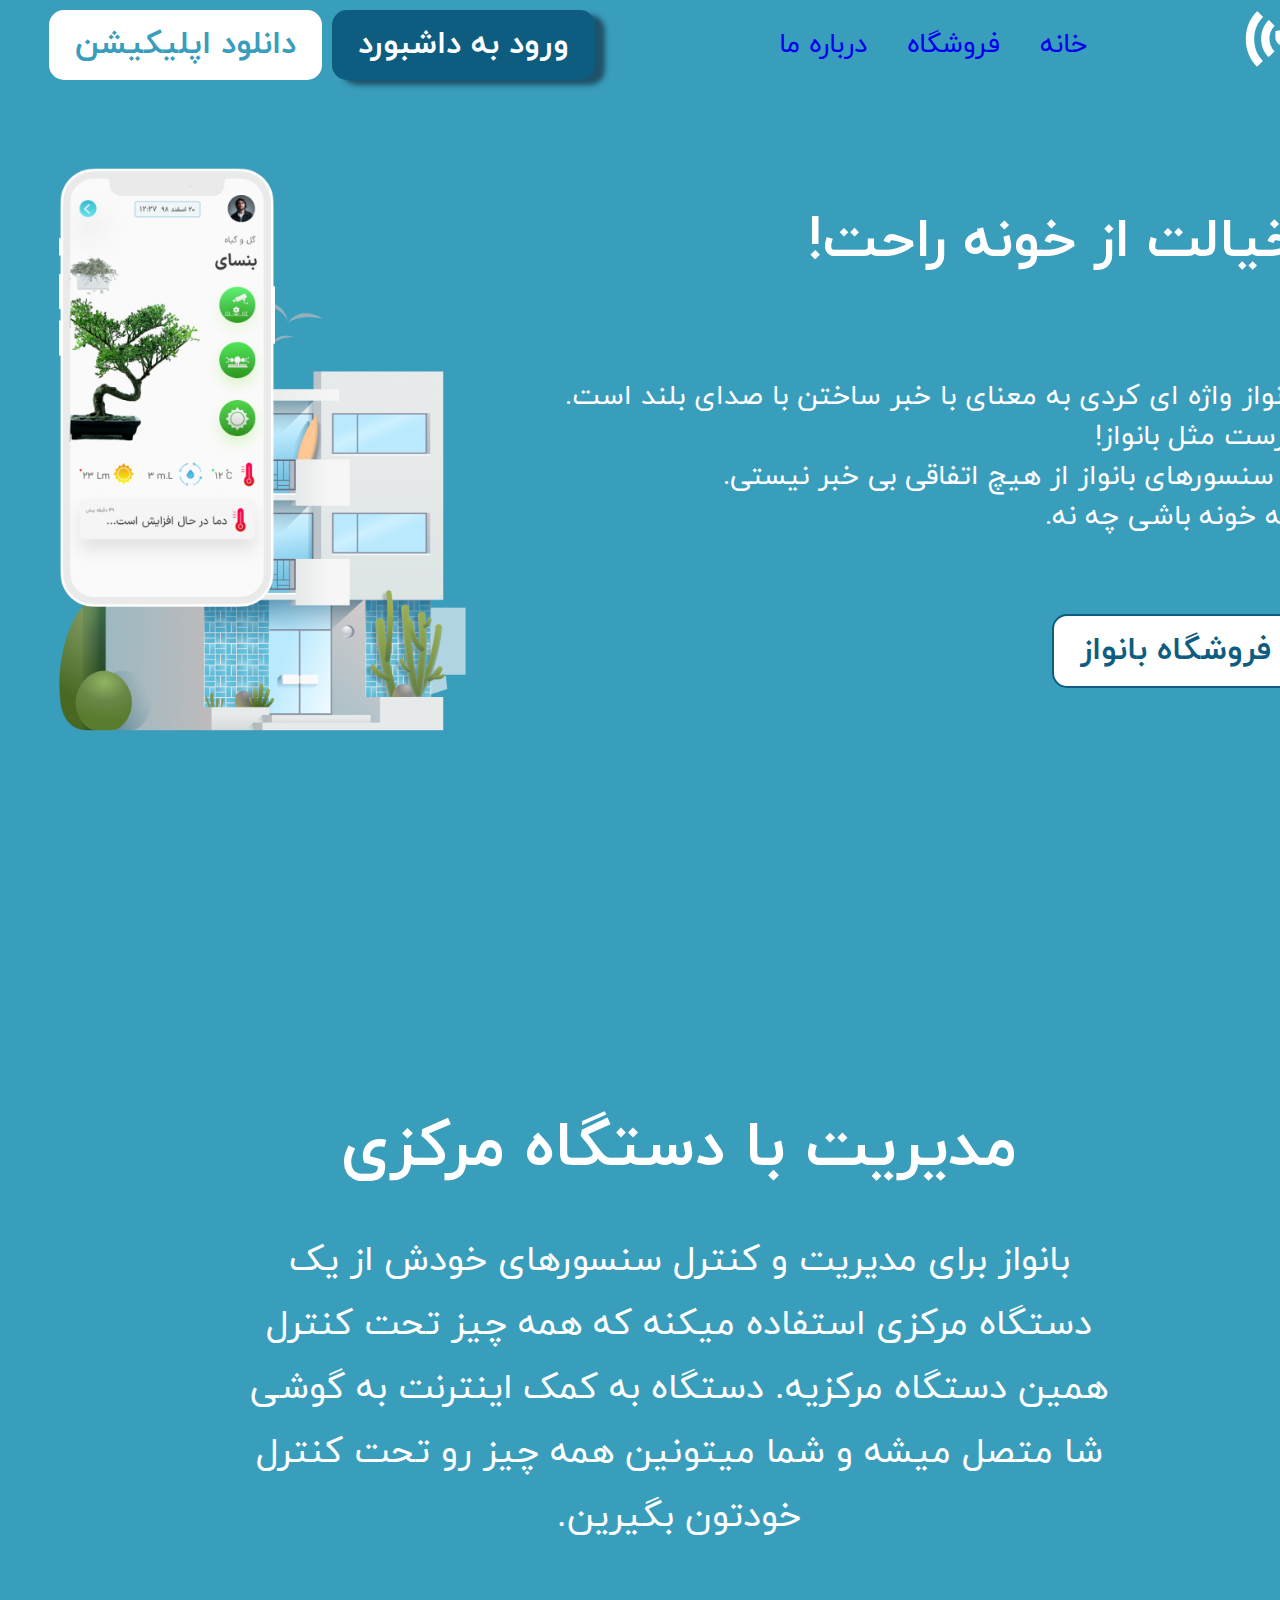
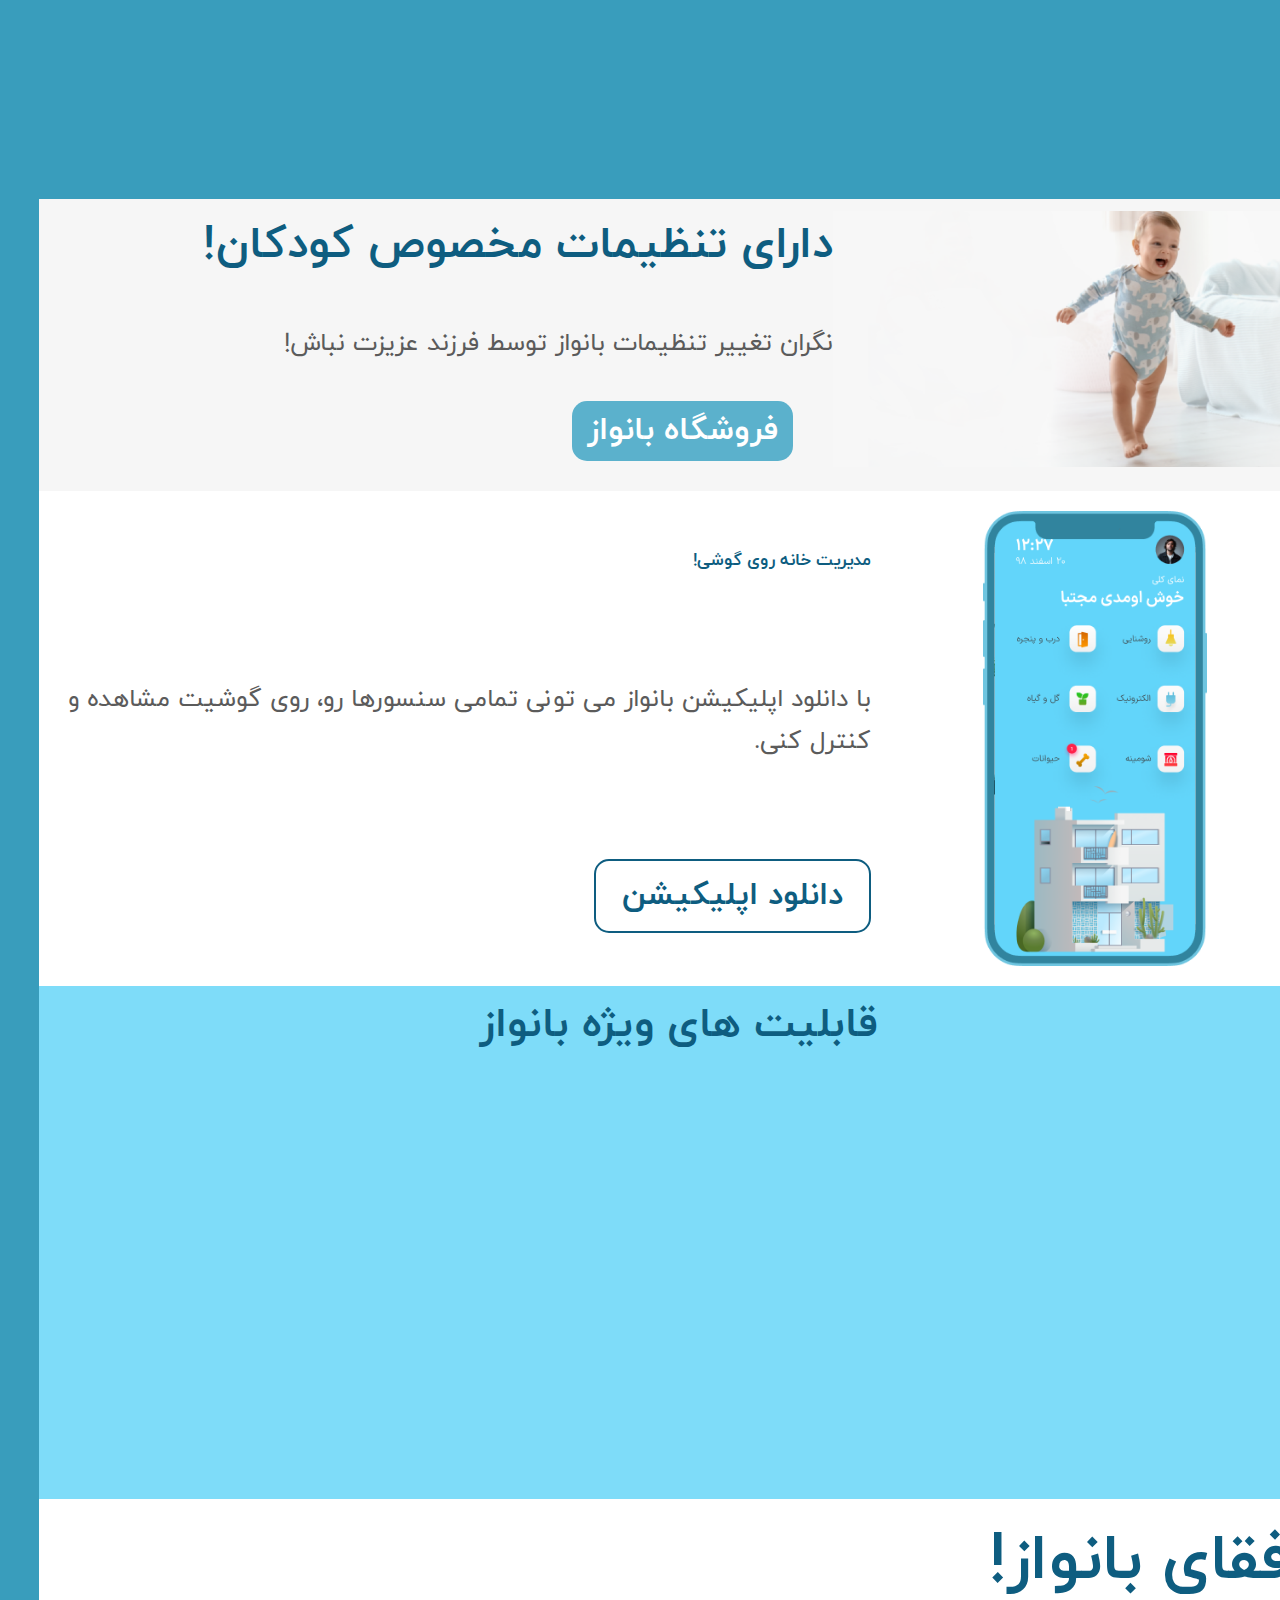
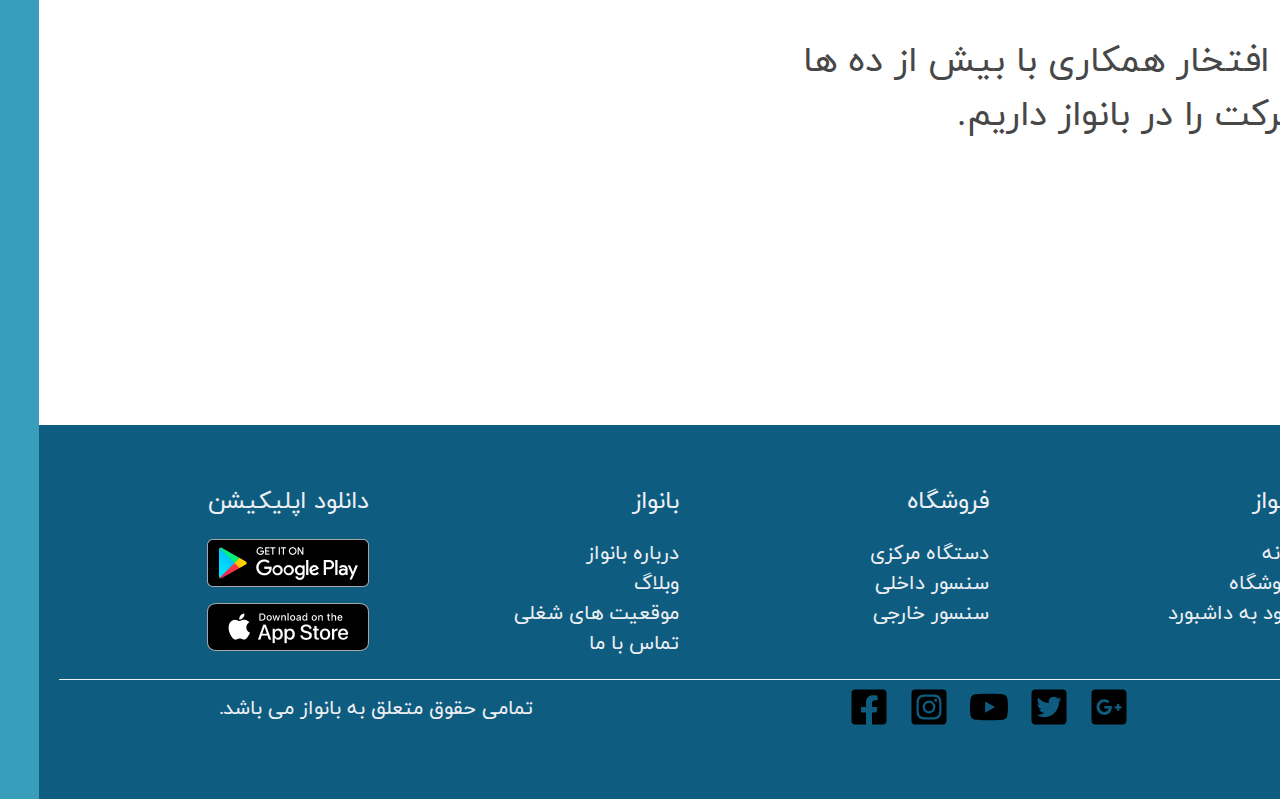
<file: index.html>
<!DOCTYPE html>
<html lang="en" dir="rtl">
  <head>
    <meta charset="UTF-8" />
    <meta http-equiv="X-UA-Compatible" content="IE=edge" />
    <meta name="viewport" content="width=device-width, initial-scale=1.0" />
    <link href="./css/font.css" rel="stylesheet" />
    <link href="./css/style.css" rel="stylesheet" />
    <link href="https://unpkg.com/aos@2.3.1/dist/aos.css" rel="stylesheet" />
    <title>پروژه بانواز</title>
  </head>
  <body>
    <!-- navbar-->
    <header class="main-header">
      <nav class="nav container">
        <a href="#" class="">
          <picture>
            <source
              srcset="./assets/image/mobile/Logo.png"
              type="image/png"
              media="(max-width:768px)"
              class="navbar__logo"
            />
            <source
              srcset="./assets/image/mobile/Logo.webp"
              type="image/webp"
              media="(max-width:768px) "
              class="navbar__logo"
            />
            <source
              srcset="./assets/image/Logo.png"
              type="image/png"
              media="(min-width:1024px) "
              class="navbar__logo"
            />
            <source
              srcset="./assets/image/Logo.webp"
              type="image/webp"
              media="(min-width:1024px) "
              class="navbar__logo"
            />
            <img
              src="./assets/image/mobile/Logo.png"
              alt="banavaz-home"
              class="navbar__logo"
            />
          </picture>
        </a>
        <div class="nav__buttons">
          <button class="btn btn--primary__color">ورود به داشبورد</button>
          <button class="btn btn--primary__white">دانلود اپلیکیشن</button>

          <div class="nav__toggler">
            <div class="bar bar-one"></div>
            <div class="bar bar-two"></div>
            <div class="bar bar-three"></div>
          </div>
        </div>

        <ul class="list nav__list">
          <li class="nav__item">
            <a href="#">خانه</a>
          </li>
          <li class="nav__item"><a href="#">فروشگاه</a></li>
          <li class="nav__item">
            <a href="#">درباره ما</a>
          </li>
        </ul>
      </nav>
    </header>
    <!--feature home-->

    <section class="feature__home block container">
      <div class="feature__home__img" data-aos="zoom-in-up" data-aos-duration="1000">
        <div class="feature__home__img__hero">
          <picture>
            <source
              srcset="./assets/image/mobile/home-mobile.png"
              type="image/png"
              media="(max-width: 768px)"
              class="feature__home__img__into"
            />
            <source
              srcset="./assets/image/mobile/home-mobile.webp"
              type="image/webp"
              media="(max-width: 768px) "
              class="feature__home__img__into"
            />
            <source
              srcset="./assets/image/home.png"
              type="image/png"
              media="(min-width: 1024px) "
              class="feature__home__img__into"
            />
            <source
              srcset="./assets/image/home.webp"
              type="image/webp"
              media="(min-width: 1024px) "
              class="feature__home__img__into"
            />
            <img
              src="./assets/image/home.png"
              alt="banavaz__baby"
              class="feature__home__img__into"
            />
          </picture>
          <div class="feature__home__img__mainpart">
            <picture>
              <source
                srcset="./assets/image/mobile/iPhone .png"
                type="image/png"
                media="(max-width:768px)"
                class="feature__home__img__part"
              />
              <source
                srcset="./assets/image/mobile/iPhone .webp"
                type="image/webp"
                media="(max-width:768px) "
                class="feature__home__img__part"
              />
              <source
                srcset="./assets/image/iphone.png"
                type="image/png"
                media="(min-width:1024px) "
                class="feature__home__img__part"
              />
              <source
                srcset="./assets/image/iphone.webp"
                type="image/webp"
                media="(min-width:1024px) "
                class="feature__home__img__part"
              />
              <img
                src="./assets/image/mobile/iPhone .png"
                alt="banavaz-home"
                class="feature__home__img__part"
              />
            </picture>
          </div>
        </div>
      </div>
      <div class="feature__home__details">
        <h2 class="feature__home__details__title">خیالت از خونه راحت!</h2>
        <div class="feature__home__details__text">
          <p class="feature__home__details__description">
            بانواز واژه ای کردی به معنای با خبر ساختن با صدای بلند است. درست مثل
            بانواز!
          </p>
          <p class="feature__home__details__description">
            با سنسورهای بانواز از هیچ اتفاقی بی خبر نیستی.
          </p>
          <p class="feature__home__details__description">چه خونه باشی چه نه.</p>
        </div>
        <div class="feature__home__details__button">
          <button class="btn btn--secondary__white">فروشگاه بانواز</button>
        </div>
      </div>
    </section>
    <!--  servicse -->
    <section class="services container block__feature" data-aos="flip-down" data-aos-duration="1000">
      <a href="" class="services__icon">
        <img src="./assets/image/door.png" class="services__img" />
        <p class="services__title">درب و پنجره</p>
      </a>
      <a href="" class="services__icon">
        <img src="./assets/image/vegtable.png" class="services__img" />
        <p class="services__title">گل و گیاه</p>
      </a>
      <a href="" class="services__icon">
        <img src="./assets/image/electronic.png" class="services__img" />
        <p class="services__title">وسایل برقی</p>
      </a>
      <a href="" class="services__icon">
        <img src="./assets/image/light.png" class="services__img" />
        <p class="services__title">روشنایی</p>
      </a>
      <a href="" class="services__icon">
        <img src="./assets/image/warm.png" class="services__img" />
        <p class="services__title">گرمایشی</p>
      </a>
      <a href="" class="services__icon">
        <img src="./assets/image/bone.png" class="services__img" />
        <p class="services__title">حیوانات</p>
      </a>
    </section>

    <!--feature__hub-->
    <section class="feature__hub container">
      <div class="feature__img__hub">
        <picture>
          <source
            srcset="./assets/image/mobile/hub.webp"
            type="image/webp"
            media="(max-width: 1024px)"
            class="feature__hub__img"
          />
          <source
            srcset="./assets/image/hub.webp"
            type="image/webp"
            media="(min-width: 1024px)"
            class="feature__hub__img"
          />
          <source
            srcset="./assets/image/hub.png"
            type="image/png"
            media="(min-width: 1024px)"
            class="feature__hub__img"
          />
          <source
            srcset="./assets/image/mobile/hub.png"
            type="image/png"
            media="(max-width: 1024px)"
            class="feature__hub__img"
          />

          <img
            src="./assets/image/hub.png"
            alt="photo"
            class="feature__hub__img"
            data-aos="zoom-in"
            data-aos-duration="1000"
          />
        </picture>
      </div>
      <div class="feature__title_hub">
        <h1 class="feature__title__hubh1">مدیریت با دستگاه مرکزی</h1>
      </div>
      <div class="feature__text__hub">
        <p class="feature__text__hubtext">
          بانواز برای مدیریت و کنترل سنسورهای خودش از یک دستگاه مرکزی استفاده
          میکنه که همه چیز تحت کنترل همین دستگاه مرکزیه. دستگاه به کمک اینترنت
          به گوشی شا متصل میشه و شما میتونین همه چیز رو تحت کنترل خودتون بگیرین.
        </p>
      </div>
    </section>

    <!--feature__baby-->
    <section class="feature__baby__main">
      <div class="feature__baby container " >
        <div class="feature__baby__img">
          <picture>
            <source
              srcset="./assets/image/mobile/babym.png"
              type="image/png"
              media="(max-width: 768px)"
              class="feature__baby__img__into"
            />
            <source
              srcset="./assets/image/mobile/baby.webp"
              type="image/webp"
              media="(max-width: 768px) "
              class="feature__baby__img__into"
            />
            <source
              srcset="./assets/image/baby.png"
              type="image/png"
              media="(min-width: 768px) "
              class="feature__baby__img__into"
            />
            <source
              srcset="./assets/image/baby.webp"
              type="image/webp"
              media="(min-width: 768px) "
              class="feature__baby__img__into"
            />
            <img
              src="./assets/image/baby.png"
              alt="banavaz__baby"
              class="feature__baby__img__into"
            />
          </picture>
        </div>
        <div class="feature__baby__details">
          <h4 class="feature__baby__detail__title">
            دارای تنظیمات مخصوص کودکان!
          </h4>
          <p class="feature__baby__detail__description">
            نگران تغییر تنظیمات بانواز توسط فرزند عزیزت نباش!
          </p>
          <button class="btn btn--secondary__color">فروشگاه بانواز</button>
        </div>
      </div>
    </section>
   

    <!--feature__mobile-->
    <section  class="feature__mobile__main">
      <div class="feature__mobile container ">
        <div class="feature__mobile__img">
          <picture>
            <source
              srcset="./assets/image/mobile/mobile.png"
              type="image/png"
              media="(max-width: 768px)"
              class="feature__mobile__img__into"
            />
            <source
              srcset="./assets/image/mobile/mobile.png"
              type="image/webp"
              media="(max-width: 768px) "
              class="feature__mobile__img__into"
            />
            <source
              srcset="./assets/image/mobile.png"
              type="image/png"
              media="(min-width: 768px) "
              class="feature__mobile__img__into"
            />
            <source
              srcset="./assets/image/mobile.png"
              type="image/webp"
              media="(min-width: 768px) "
              class="feature__mobile__img__into"
            />
            <img
              src="./assets/image/mobile.png"
              alt="banavaz__baby"
              class="feature__mobile__img__into"
            />
          </picture>
        </div>
  
        <div class="feature__mobile__description">
          <div class="feature__mobile__title">
            <h2>مدیریت خانه روی گوشی!</h2>
          </div>
          <div class="feature__mobile__text">
            <p>
              با دانلود اپلیکیشن بانواز می تونی تمامی سنسورها رو، روی گوشیت مشاهده
              و کنترل کنی.
            </p>
          </div>
          <div class="feature__mobile__btn">
            <button class="btn btn--primary__white">دانلود اپلیکیشن</button>
          </div>
        </div>
      </div>
    </section>

    <!--feature capability-->
    <section class="feature__capability__main">
      <div class="feature__capability container ">
        <h2 class="feature__capability__title">
          قابلیت های ویژه بانواز
        </h2>
      <div class="feature__capability__total">
        <div class="feature__capability__cat" data-aos="fade-up"
        data-aos-easing="linear"
        data-aos-duration="1500">
          <div class="feature__capability__img">
            <picture>
              <source
                srcset="./assets/image/mobile/cat.png"
                type="image/png"
                media="(max-width: 768px)"
                class="feature__capability__element__img"
              />
              <source
                srcset="./assets/image/mobile/cat.png"
                type="image/webp"
                media="(max-width: 768px) "
                class="feature__capability__element__img"
              />
              <source
                srcset="./assets/image/cat.png"
                type="image/png"
                media="(min-width: 768px) "
                class="feature__capability__element__img"
              />
              <source
                srcset="./assets/image/cat.png"
                type="image/webp"
                media="(min-width: 768px) "
                class="feature__capability__element__img"
              />
              <img
              src="./assets/image/cat.png"
              alt="banavaz_cat"
              class="feature__capability__element__img"
            />
            </picture>
            
          </div>
          <div>
            <p class="feature__capability__element__text">
              سنسورهایی که برای حیوانات خانگی شما وصل میشن میتونن با هوش مصنوعی
              گرسنه بودن اون رو تشخیص بدن!
            </p>
          </div>
        </div>
        <div class="feature__capability__plant" data-aos="fade-up"
        data-aos-easing="linear"
        data-aos-duration="1500"
        >
          <div class="feature__capability__img">
            <picture>
              <source
                srcset="./assets/image/mobile/Plant.png"
                type="image/png"
                media="(max-width: 768px)"
                class="feature__capability__element__img"
              />
              <source
                srcset="./assets/image/mobile/Plant.png"
                type="image/webp"
                media="(max-width: 768px) "
                class="feature__capability__element__img"
              />
              <source
                srcset="./assets/image/plant.png"
                type="image/png"
                media="(min-width: 768px) "
                class="feature__capability__element__img"
              />
              <source
                srcset="./assets/image/plant.png"
                type="image/webp"
                media="(min-width: 768px) "
                class="feature__capability__element__img"
              />
              <img
              src="./assets/image/plant.png"
              alt="banavaz_cat"
              class="feature__capability__element__img"
            />
            </picture>
            
          </div>
          <div>
            <p class="feature__capability__element__text">
            با محاسبه حرارت اطراف خاک گیاهان میشه فهمید کی باید دوباره به گیاهان اب بدی!
            </p>
          </div>
        </div>
        <div class="feature__capability__laptop" data-aos="fade-up"
        data-aos-easing="linear"
        data-aos-duration="1500"
       >
          <div class="feature__capability__img">
            <picture>
              <source
                srcset="./assets/image/mobile/laptop.png"
                type="image/png"
                media="(max-width: 768px)"
                class="feature__capability__element__img"
              />
              <source
                srcset="./assets/image/mobile/laptop.png"
                type="image/webp"
                media="(max-width: 768px) "
                class="feature__capability__element__img"
              />
              <source
                srcset="./assets/image/laptop.png"
                type="image/png"
                media="(min-width: 768px) "
                class="feature__capability__element__img"
              />
              <source
                srcset="./assets/image/laptop.png"
                type="image/webp"
                media="(min-width: 768px) "
                class="feature__capability__element__img"
              />
              <img
              src="./assets/image/laptop.png"
              alt="banavaz_cat"
              class="feature__capability__element__img"
            />
            </picture>
            
          </div>
          <div>
            <p class="feature__capability__element__text">
          میتونی مدت زمان روشن بودن دستگاه های الکتریکی رو کنترل کنی. یا حتی برای روشن بودن اونها از بانواز کمک بگیری.
            </p>
          </div>
        </div>
        <div class="feature__capability__door" data-aos="fade-up"
        data-aos-easing="linear"
        data-aos-duration="1500"
        >
          <div class="feature__capability__img">
            <picture>
              <source
                srcset="./assets/image/mobile/door.png"
                type="image/png"
                media="(max-width: 768px)"
                class="feature__capability__element__img"
              />
              <source
                srcset="./assets/image/mobile/door.png"
                type="image/webp"
                media="(max-width: 768px) "
                class="feature__capability__element__img"
              />
              <source
                srcset="./assets/image/door1.png"
                type="image/png"
                media="(min-width: 768px) "
                class="feature__capability__element__img"
              />
              <source
                srcset="./assets/image/door1.png"
                type="image/webp"
                media="(min-width: 768px) "
                class="feature__capability__element__img"
              />
              <img
              src="./assets/image/door1.png"
              alt="banavaz_cat"
              class="feature__capability__element__img"
            />
            </picture>
            
          </div>
          <div>
            <p class="feature__capability__element__text">
           باز و بسته بودن درب ها و پنجره ها، تشخیص حضور انسان و کلی قابلیت دیگه در سنسورهای بانواز!
            </p>
          </div>
        </div>
             
      </div>
      </div>
    </section>

    <!--feature  logos-->
    <section  class="feature__logos__main">
      <div class="feature container " >
        <div class="feature__detail">
          <h2 class="feature__title">رفقای بانواز!</h2>
          <p class="feature__text">ما افتخار همکاری با بیش از ده ها شرکت را در بانواز داریم.</p>
        </div>
        <div class="feature__img" data-aos="zoom-in" data-aos-duration="1000">
          <picture>
            <source
              media="(max-width:1024px)"
              type="image/png"
              srcset="./assets/image/mobile/Logos.png"
              class="feature__img_s"
            />
            <source
              media="(max-width:1024px)"
              type="image/webp"
              srcset="./assets/image/mobile/Logos_11zon.webp"
              class="feature__img_s"
            />
            <source
              media="(min-width:1024px)"
              type="image/png"
              srcset="./assets/image/Logos.png"
              class="feature__img_s"
            />
            <source
              media="(min-width:1024px)"
              type="image/webp"
              srcset="./assets/image/Logos_11zon.webp"
              class="feature__img_s"
            />
  
            <img src="./assets/image/Logos.png" class="feature__img_s" alt="Flowers" style="width: auto" />
          </picture>
        </div>
      </div>
    </section>

<!--footer-->

<section class="footer__main">
  <div class="footer container block">
    <div class="footer__group">
      <!--part 1-->
      <div class="footer__part1">
        <h2 class="footer__title">بانواز</h2>
        <div class="footer__list">
          <ul class="footer__list__part">
            <li class="footer__list__section">خانه</li>
            <li class="footer__list__section">فروشگاه</li>
            <li class="footer__list__section">ورود به داشبورد</li>
          </ul>
        </div>
      </div>
      <!--part2-->
      <div class="footer__part1">
        <h2 class="footer__title">فروشگاه</h2>
        <div class="footer__list">
          <ul class="footer__list__part">
            <li class="footer__list__section">دستگاه مرکزی</li>
            <li class="footer__list__section">سنسور داخلی</li>
            <li class="footer__list__section">سنسور خارجی</li>
          </ul>
        </div>
      </div>
      <!--part3-->
      <div class="footer__part1">
        <h2 class="footer__title">بانواز</h2>
        <div class="footer__list">
          <ul class="footer__list__part">
            <li class="footer__list__section">درباره بانواز</li>
            <li class="footer__list__section">وبلاگ</li>
            <li class="footer__list__section">موقعیت های شغلی</li>
            <li class="footer__list__section">تماس با ما</li>
          </ul>
        </div>
      </div>
      <!--part4-->
      <div class="footer__part1">
        <h2 class="footer__title">دانلود اپلیکیشن</h2>
        <div class="footer__btn"><img src="./assets/image/Badges.png"</div>
      </div>
    </div>
  </div>
  
    <div class="footer__socialnet">
      <div class="icons">
        <svg class="icon">
          <use
            xlink:href="./assets/image/sprite.svg#square-google-plus-brands"
          ></use></svg
        ><svg class="icon">
          <use
            xlink:href="./assets/image/sprite.svg#square-twitter-brands"
          ></use></svg
        ><svg class="icon">
          <use
            xlink:href="./assets/image/sprite.svg#youtube-brands"
          ></use></svg
        ><svg class="icon">
          <use
            xlink:href="./assets/image/sprite.svg#square-instagram-brands"
          ></use></svg
        ><svg class="icon">
          <use
            xlink:href="./assets/image/sprite.svg#square-facebook-brands"
          ></use>
        </svg>
      </div>
      <div class="footer__security">
        <p class="footer__security__text">تمامی حقوق متعلق به بانواز می باشد.</p>
      </div>
    </div>
  
  </div>
</section>


    <script src="./js/main.js"></script>
    <script src="https://unpkg.com/aos@2.3.1/dist/aos.js"></script>
    <script>
      AOS.init();
    </script>
  </body>
</html>
</file>
<file: css/font.css>
@font-face {
    font-family: "iranyekan";
    src: url("../assets/font/IRANYekanWebRegular.woff") format("woff");
    font-weight: 400;
    font-style: normal;
  }
  @font-face {
    font-family: "iranyekan";
    src: url("../assets/font/IRANYekanWebBold.woff") format("woff");
    font-weight: 700;
    font-style: normal;
  }
  body,button{
    font-family: "iranyekan";
  }
</file>
<file: css/style.css>
/*------  Reset   -----------*/
*,
*::after,
*::before {
  margin: 0;
  padding: 0;
  list-style: none;
  box-sizing: border-box;
}

/*------- define variable --------*/
:root {
  --color-body-background: linear-gradient(
    243.02deg,
    #10a9da -9.92%,
    #92e5ff 106.28%
  );
  --color-footer-background: linear-gradient(
    97.01deg,
    #53b9d9 -6.41%,
    rgba(20, 77, 101, 0) 110.43%
  );
  --color-button-primary: #0e5d80;
  --color-button-primary-white: #399dbc;
  --color-button-secodary: #5bb1cc;
  --color-white: #fff;
  --color-black: #000;
  --color-heading-font: #0e5d80;
  --color-footer-font: #eeeff4;
  --color-body-font: #474747;
  --color-body-section: #f6f6f6;
  --color-baby-text: #5b5b5b;
  --color-background-feature: #7edcf9;
  --color-background-footer: #146183;
}

/*--------  set size for body and heading ------------*/
html {
  font-size: 62.5%;
}
body {
  color: var(--color-white);
  font-size: 1.8rem;
  background-color: var(--color-body-background);
  background-color: var(--color-button-primary-white);
  overflow-x: hidden;
}
h1 {
  font-size: 3.2rem;
}
h2 {
  font-size: 2rem;
}
h3 {
  font-size: 1.8rem;
}
h4 {
  font-size: 1.6rem;
}
@media screen and (min-width: 1024px) {
  body {
    font-size: 3.6rem;
  }
  h1 {
    font-size: 9rem;
  }
  h2 {
    font-size: 6.4rem;
  }
  h3 {
    font-size: 6rem;
  }
  h4 {
    font-size: 4rem;
  }
}

@media screen and (min-width: 768px) {
  body {
    font-size: 2.7rem;
  }
  h1 {
    font-size: 6.1rem;
  }
  h2 {
    font-size: 4.2rem;
  }
  h3 {
    font-size: 3.9rem;
  }
  h4 {
    font-size: 2.8rem;
  }
}
/*-------------------    button          --------------------------*/
.btn {
  outline: none;
  cursor: pointer;
  padding: 0.9rem 1.3rem;
  border-radius: 8px;
  text-align: center;
  white-space: nowrap;
  border: none;
  margin: 1rem 0;
  font-weight: bold;
}
.btn--primary__color {
  background-color: var(--color-button-primary);
  color: var(--color-white);
  font-size: 1.8rem;
  box-shadow: 10px 5px 5px #1f5369;
}

.btn--primary__white {
  background-color: var(--color-white);
  color: var(--color-button-primary-white);
  font-size: 1.8rem;
}
.btn--secondary__color {
  background-color: var(--color-button-secodary);
  color: var(--color-white);
  font-size: 1.4rem;
  padding: 0.7rem 1.5rem;
}
.btn--secondary__white {
  background-color: var(--color-white);
  color: var(--color-button-primary);
  font-size: 1.4rem;
  padding: 0.5rem 1.3rem;
  border: 2px solid var(--color-button-primary);
}
@media screen and (min-width: 1024px) {
  .btn {
    padding: 1.2rem 2.6rem;
    border-radius: 15px;
  }
  .btn--primary__color {
    background-color: var(--color-button-primary);
    color: var(--color-white);
    font-size: 3.2rem;
  }
  .btn--primary__white {
    background-color: var(--color-white);
    color: var(--color-button-primary-white);
    font-size: 3.2rem;
  }
  .btn--secondary__color {
    background-color: var(--color-button-secodary);
    color: var(--color-white);
    font-size: 3.2rem;
    padding: 0.7rem 1.5rem;
  }
  .btn--secondary__white {
    background-color: var(--color-white);
    color: var(--color-button-primary);
    font-size: 3.2rem;
  }
}

/*-----------------   Feature   ---------------------*/
.feature__logos__main{
  background-color: var(--color-white);
  width: 100%;
}
.feature {
  display: grid;
}
.feature .feature__img {
  
}
.feature__img .feature__img_s {
  margin-left: auto;
  margin-right: auto;
  width: 50%;
  display: block;
}
.feature .feature__detail .feature__title {
  padding: 1.5rem 1rem;
  font-size: 2rem;
  line-height: 3rem;
  color: var(--color-button-primary);
}
.feature__detail .feature__text {
  padding: 1rem 1rem;
  font-size: 1.8rem;
  line-height: 2.7rem;
  color: var(--color-body-font);
}
.feature__home__img{
  transition: all 0.7s ease-in-out;
  margin-top: 2rem;
}
@media screen and (min-width: 768px) {
  .feature {
    grid-template-columns: repeat(2, 1fr);
    gap: 2rem;
  }
  .feature__detail .feature__text {
    font-size: 2.7rem;
    line-height: 4rem;
  }
  .feature .feature__detail .feature__title {
    font-size: 4.2rem;
    line-height: 6.2rem;
  }
}

@media screen and (min-width: 1024px) {
  .feature {
    grid-template-columns: repeat(2, 1fr);
    gap: 2rem;
  }
  .feature__detail .feature__text {
    font-size: 3.6rem;
    line-height: 5.4rem;
  }
  .feature .feature__detail .feature__title {
    font-size: 6.4rem;
    line-height: 9.6rem;
  }
}
/*---------------------feature hub ----------------------*/

.feature__hub {
  display: flex;
  flex-direction: column;
  justify-content: center;
  align-items: center;
  background-color: var(--color-body-background);
}
.feature__img__hub {
 
  margin-top: 2rem;
  
}
.feature__hub__img{
  transition: all 0.6s ease-out;
}
.feature__title__hubh1 {
  
  margin-bottom: 3rem;
  font-size: 3.2rem;
}
.feature__text__hubtext {
  margin-bottom: 3rem;
  line-height: 2.5rem;
  font-size: 1.6rem;
  text-align: center;
}
@media screen and (min-width: 768px) {
  .feature__text__hubtext {
    margin-bottom: 3.5rem;
    line-height: 4rem;
    font-size: 2.6rem;
    word-wrap: break-word;
    width: 70rem;
    text-align: center;
    margin-left: auto;
    margin-right: auto;
  }
  .feature__title__hubh1 {
    margin-top: 1.5rem;
    margin-bottom: 3.5rem;
    font-size: 4.3rem;
  }
  .feature__img__hub {
    order: 3;
  }
}
@media screen and (min-width: 1024px) {
  .feature__text__hubtext {
    margin-bottom: 4rem;
    line-height: 6.4rem;
    font-size: 3.6rem;
    word-wrap: break-word;
    width: 90rem;
    text-align: center;
    margin-left: auto;
    margin-right: auto;
  }
  .feature__title__hubh1 {
    margin-top: 1.5rem;
    margin-bottom: 3.5rem;
    font-size: 6.4rem;
  }
  .feature__img__hub {
    order: 3;
  }
}
/*--------------------  Feature Baby -------------------------*/
.feature__baby__main{
  width: 100%;
  background-color: var(--color-body-section);
}
.feature__baby {
  
  display: flex;
  justify-content: space-between;
  align-items: center;
  background-color: var(--color-body-section);
}
.feature__baby__img {
  width: 38%;
}
.feature__baby__img .feature__baby__img__into {
  width: 100%;
  height: auto;
  object-fit: cover;
}
.feature__baby__details {
  height: auto;
  width: 62%;
}
.feature__baby__detail__title {
  font-size: 1.6rem;
  margin: 1.5rem 0;
  color: var(--color-button-primary);
}
.feature__baby__detail__description {
  color: var(--color-baby-text);
  font-size: 1.4rem;
  line-height: 2.1rem;
}
.feature__baby__details .btn {
  margin: 3rem 4rem;
}
.feature__baby__details .btn:hover{
  border: 3px solid var(--color-button-primary-white);
  box-shadow: 0 5px 5px var(--color-button-primary-white);
}
@media screen and (min-width: 1024px) {
  .feature__baby__detail__title {
    font-size: 4.5rem;
    margin-bottom: 4rem;
  }
  .feature__baby__detail__description {
    color: var(--color-baby-text);
    font-size: 2.5rem;
    line-height: 5.4rem;
  }
}
@media screen and (max-width: 480px) {
  .feature__baby__detail__title {
    font-size: 1.4rem;
    margin-bottom: 1rem;
  }
  .feature__baby__detail__description {
    color: var(--color-baby-text);
    font-size: 1.4rem;
    line-height: 1.5rem;
  }
}

/*--------------------------  feature__home --------------------*/
.feature__home {
  display: flex;
  flex-direction: column;
  background-color: var(--color-button-primary-white);
}
.feature__home .feature__home__details {
  display: flex;
  flex-direction: column;
  justify-content: space-around;
  align-items: flex-start;
  flex-wrap: wrap;
}

.feature__home .feature__home__details .feature__home__details__title {
  font-size: 2rem;
  margin: 2rem 0;
}
.feature__home .feature__home__details .feature__home__details__description {
  font-size: 1.2rem;
}

.feature__home__img {
  margin-top: 6rem;
  height: auto;
  display: flex;
  justify-content: center;
  align-items: flex-end;
  width: 100%;
  height: auto;
}
.feature__home__img__hero {
  position: relative;
}
.feature__home__img__into {
  width: 100%;
  height: 100%;
  display: block;
}
.feature__home__img__mainpart {
  position: absolute;
  top: 0;
  right: -12%;
  transform: translateY(-22%);
}
.feature__home__img__part {
  width: 100%;
  height: 100%;
  display: block;
}
.feature__home__details__button .btn:hover{
  border: 3px solid var(--color-button-primary);
  box-shadow: 0 5px 5px var(--color-button-primary);
}
@media screen and (min-width: 768px) {
  .feature__home {
    display: grid;
    grid-template-columns: 2fr 1fr;
    gap: 2rem;
  }
  .feature__home__img {
    margin-top: 15rem;
    order: 2;
  }
  .feature__home__details {
    order: 1;
  }
  .feature__home .feature__home__details .feature__home__details__title {
    font-size: 4rem;
    margin-bottom: 2.5rem;
  }
  .feature__home .feature__home__details .feature__home__details__description {
    font-size: 2rem;
  }
}

@media screen and (min-width: 1024px) {
  .feature__home__img__mainpart {
    right: 47%;
    transform: translateY(-30%);
  }
  .feature__home {
    display: grid;
    grid-template-columns: 2fr 1fr;
    gap: 2rem;
  }
  .feature__home .feature__home__details .feature__home__details__title {
    font-size: 5.5rem;
    margin-bottom: 3rem;
  }
  .feature__home .feature__home__details .feature__home__details__description {
    font-size: 2.8rem;
  }
  .feature__home__img {
    margin-top: 15rem;
    order: 2;
  }
  .feature__home__details {
    order: 1;
  }
}

/*--------------------------  services --------------------------*/
.services {
  display: grid;
  grid-template-columns: repeat(3, 1fr);
  justify-content: space-around;
  align-items: center;
  background-color: var(--color-body-background);
  gap: 2rem;
  transition: all 0.7s ease-in;
}
.services .services__img {
  width: 85px;
  height: 85px;
  
}
.services .services__title {
  font-size: 1.5rem;
  font-weight: bold;
}

.services .services__icon {
  display: flex;
  flex-direction: column;
  justify-content: space-between;
  align-items: center;
  text-decoration: none;

}
.block__feature{
  
}
@media screen and (min-width: 1024px) {
  .services {
    display: flex;
    flex-wrap: nowrap;
    justify-content: space-around;
    align-items: center;
    padding: 6rem 2rem;
  }
  .services .services__img {
    width: 150px;
    height: 150px;
  }
  .services .services__title {
    font-size: 2rem;
    font-weight: bold;
  }
}
/*------------------------------ feature mobile --------------------*/
.feature__mobile__main{
  background-color: var(--color-white);
  width: 100%;
}
.feature__mobile {
  width: 100%;
  display: flex;
  background-color: var(--color-white);
}
.feature__mobile__description {
  display: flex;
  flex-direction: column;
  justify-content: space-around;
  width: 65%;
  color: var(--color-baby-text);
}
.feature__mobile__img {
  width: 35%;
}
.feature__mobile__description .feature__mobile__title {
  font-size: 2rem;
  margin-top: 1.5rem;
  margin-bottom: 2rem;
  color: var(--color-button-primary);
}
.feature__mobile__title h2{
  font-size: 1.7rem;
}
.feature__mobile__description .feature__mobile__text {
  font-size: 1.4rem;
  line-height: 2.1rem;
}
.feature__mobile__description .feature__mobile__btn {
}
.feature__mobile__img .feature__mobile__img__into {
  margin: 2rem auto;
  margin-left: auto;
  margin-right: auto;
  display: block;
  width: 50%;
}
.feature__mobile .feature__mobile__btn .btn--primary__white {
  border: 2px solid var(--color-button-primary);
  color: var(--color-button-primary);
}
.feature__mobile__btn .btn--primary__white:hover{
  box-shadow: 10px 5px 5px var(--color-button-primary);
  border: 3px solid var(--color-button-primary);
}
@media screen and (min-width:1024px) {
  .feature__mobile__description .feature__mobile__text{
   font-size: 2.5rem;
   line-height: 4.2rem;
  }
}
/* -------------------- feature capability ------------------------*/
.feature__capability__main{
  background-color: var(--color-background-feature);
  width: 100%;
}
.feature__capability {
  display: flex;
  flex-direction: column;
  padding: 1rem 4rem;
  justify-content: space-between;
  align-items: center;
  background-color: var(--color-background-feature);
}
.feature__capability__total {
  width: 100%;
  //max-width: 1440px;
  display: grid;
  grid-template-columns: repeat(2, 1fr);
  gap: 2rem;
}
.feature__capability .feature__capability__title {
  display: none;
  margin-bottom: 3rem;
  color: var(--color-button-primary);
}
.feature__capability__element__text {
  color: var(--color-body-font);
  font-size: 1.3rem;
}
.feature__capability__element__img {
  margin-left: auto;
  margin-right: auto;
  width: 100%;
  object-fit: cover;
}
@media screen and (min-width: 1024px) {
  .feature__capability__total {
    width: 100%;
    max-width: 1170px;
    display: grid;
    grid-template-columns: repeat(4, 1fr);
  }
  .feature__capability .feature__capability__title {
    display: block;
    color: var(--color-button-primary);
  }
  .feature__capability__element__text {
    font-size: 2.4rem;
  }
}
/*------------------------- footer ----------------------------------*/
.footer__main{
background-color: var(--color-button-primary);
width: 100%;
}
.footer {
  width: 100%;
  display: flex;
  flex-direction: column;
  justify-content: space-between;
  align-items: center;
  background-color: var(--color-button-primary);
}
.footer__group {
  width: 100%;

  display: grid;
  grid-template-columns: repeat(2, 1fr);
}
.footer__group .footer__part1 .footer__title {
  margin-bottom: 1rem;
  font-size: 1.4rem;
  font-style: normal;
  font-weight: 400;
  color: var(--color-footer-font);
}
.footer__list__part .footer__list__section {
  font-size: 1rem;
  line-height: 2.4rem;
  font-style: normal;
  font-weight: 400;
  color: var(--color-footer-font);
}
.footer__list .footer__list__part:nth-last-child(1) {
  margin-bottom: 2rem;
}
.footer__socialnet {
  width: 100%;
  border-top: 1px solid var(--color-footer-font);
  display: flex;
  justify-content: space-between;
  align-items: center;
}
.icons {
  display: flex;
  flex-direction: row;
  justify-content: space-between;
  align-items: center;
  margin-bottom: 0.5rem;
}
.icon {
  width: 30px;
  height: 30px;
  display: block;
  margin: 0 1rem;
}
.footer .footer__socialnet {
  display: flex;
  flex-direction: column;
  justify-content: space-between;
  align-items: center;
  padding: 0.7rem;
}
.footer__socialnet .icons {
  display: flex;
  justify-content: space-between;
  align-items: center;
}
.footer__security__text {
  color: var(--color-footer-font);
  font-size: 1rem;
}

@media screen and (min-width: 768px) {
  .footer__group {
    width: 100%;
    display: grid;
    grid-template-columns: repeat(auto-fit, minmax(100px, 1fr));
  }
  .footer__group .footer__part1 .footer__title {
    margin-bottom: 2rem;
    font-size: 2.4rem;
  }
  .footer__list__part .footer__list__section {
    font-size: 2rem;
    line-height: 3rem;
  }
  .footer .footer__socialnet {
    display: flex;
    flex-direction: row;
    justify-content: space-around;
    align-items: center;
  }
  .footer__security__text {
    font-size: 2rem;
  }
  .icon {
    width: 40px;
    height: 40px;
    display: block;
    margin: 0 1rem;
  }
}
/*--------------------------- navbar ----------------------------*/
.main-header {
  background-color: var(--color-button-primary-white);
}
.nav {
  display: flex;
  justify-content: space-between;
  align-items: center;
  flex-wrap: wrap;
}
.nav__list {
  display: flex;
  flex-direction: column;
  justify-content: center;
  width: 100%;
  max-height: 0;
  opacity: 0;
  overflow: hidden;
  transition: all 0.4s ease-out;
}
.nav.nav__expanded .nav__list {
  max-height: 100vh;
  opacity: 1;
}
.nav .btn--primary__white {
  display: none;
}

.nav__buttons {
  display: flex;
  justify-content: space-between;
  align-items: center;
  gap: 1rem;
  padding: 0 1rem;
}

.nav__list .nav__item > a {
  text-decoration: none;
  padding: 0 2rem;
  padding-top: 1rem;
  border-top: 1px solid #ccc;
  display: block;
  margin-bottom: 1rem;
}
.nav__list .nav__item > a :nth-last-child(1) {
  border: none;
}
.nav__list .nav__item > a:hover {
  color: var(--color-body-section);
}

@media screen and (min-width: 768px) {
  .nav {
    flex-wrap: nowrap;
  }
  .nav__list {
    flex-direction: row;
    justify-content: center;
    margin-left: 1.5rem;
    order: 1;
    max-height: 100%;
    opacity: 1;
  }
  .nav .nav__buttons {
    order: 2;
  }
  .nav__buttons .btn--primary__color:hover{
    border: 3px solid var(--color-button-primary);
  }
  .nav__buttons .btn--primary__white:hover{
    border: 3px solid var(--color-button-primary);
    box-shadow: 0 5px 5px var(--color-button-primary);
  }
  .nav .btn--primary__white {
    display: block;
  }
  .nav__buttons .nav__toggler {
    display: none;
  }

  .nav__list .nav__item > a {
    border: 0;
  }
}
/*--------------------------------- toggler-----------------------------*/
.nav__toggler {
  cursor: pointer;
}
.nav__toggler .bar {
  width: 25px;
  height: 3px;
  background-color: #000;
  border-radius: 5px;
  margin: 5px 0;
}
.nav.nav__expanded .bar.bar-one {
  transform: rotate(-45deg) translate(-9px,6px);
  margin: 8px 0;
}
.nav.nav__expanded .bar.bar-two {
  transform: translate(-20);
  opacity: 0;
}
.nav.nav__expanded .bar.bar-three {
  transform: rotate(45deg) translate(-8px,-8px);
  margin: 8px 0;
}
/*---------------- block------*/
.block{
  padding: 6rem 2rem;
}
/*--------------- container-------------*/
.container{
  max-width: 1440px;
  margin: 0 auto;
}
</file>
